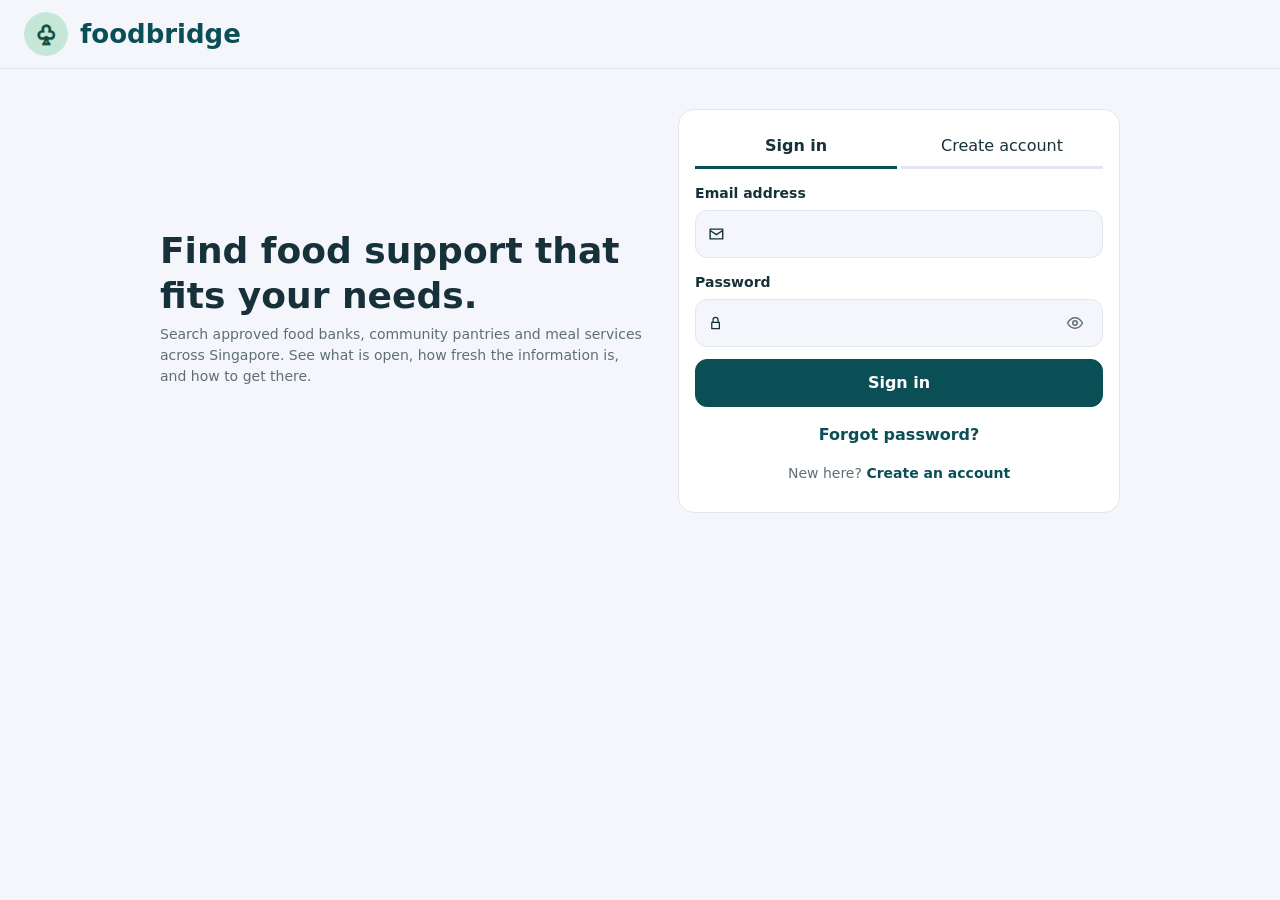
<file: index.html>
<!DOCTYPE html>
<html lang="en"><head><meta charset="utf-8">
<meta name="viewport" content="width=device-width, initial-scale=1, viewport-fit=cover">
<title>foodbridge</title>
<link rel="icon" href="logo.png">
<link rel="stylesheet" href="member.css">
</head><body><div id="app"></div><script src="config.js"></script><script src="member.js"></script></body></html>
</file>
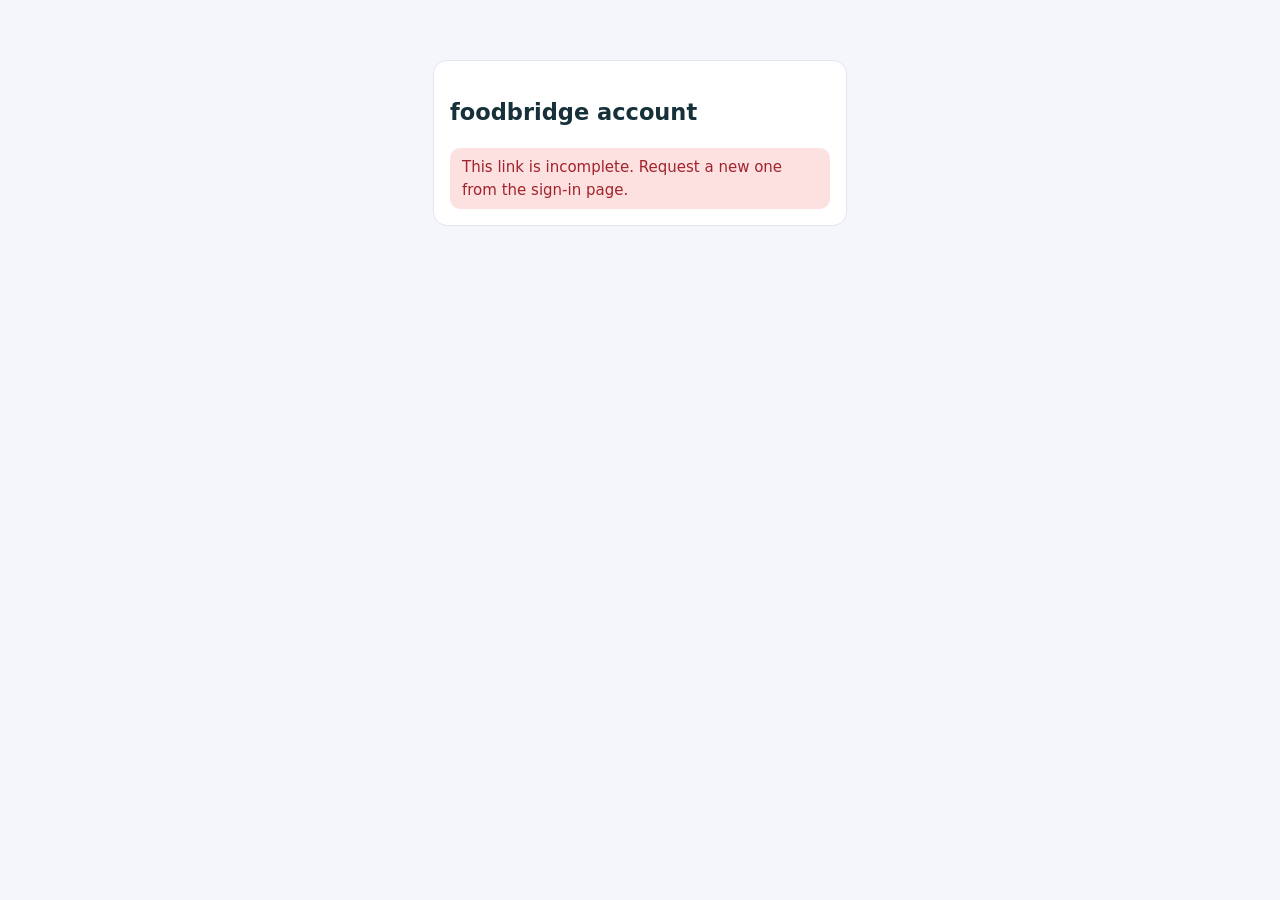
<file: foodbridge-code (1)/foodbridge/account-pages/index.html>
<!DOCTYPE html><html lang="en"><head><meta charset="utf-8"><meta name="viewport" content="width=device-width,initial-scale=1"><title>foodbridge account</title><link rel="stylesheet" href="account.css"></head>
<body><div class="card w"><h2>foodbridge account</h2><div id="out"></div></div><script src="account.js"></script></body></html>
</file>
<file: member.css>
:root{--bg:#f5f6fc;--card:#fff;--ink:#16313a;--mute:#5d6f75;--line:#e1e6ef;--pri:#0b4f56;--pi:#fff;--mint:#c4f0d6;--ok:#c4f0d6;--okt:#0c5a33;--wn:#fde0e0;--wnt:#a1232b;--un:#e8ebf2;--unt:#4b5963;--tint:#e9eef7;box-sizing:border-box;padding-top:env(safe-area-inset-top,0px);color-scheme:light}
@media (prefers-color-scheme:dark){:root:not([data-theme="light"]){--bg:#0e1a17;--card:#16251f;--ink:#e4efeb;--mute:#9db3ab;--line:#29403a;--pri:#6fd0b0;--pi:#06281f;--mint:#1d4a34;--ok:#1d4a34;--okt:#c4e7d8;--wn:#4d2323;--wnt:#fbc9c9;--un:#26332f;--unt:#c3ced3;--tint:#1b2d27;color-scheme:dark}}
:root[data-theme="dark"]{--bg:#0e1a17;--card:#16251f;--ink:#e4efeb;--mute:#9db3ab;--line:#29403a;--pri:#6fd0b0;--pi:#06281f;--mint:#1d4a34;--ok:#1d4a34;--okt:#c4e7d8;--wn:#4d2323;--wnt:#fbc9c9;--un:#26332f;--unt:#c3ced3;--tint:#1b2d27;color-scheme:dark}
*{box-sizing:border-box}html{scroll-padding-top:env(safe-area-inset-top,0px)}
body{margin:0;background:var(--un);color:var(--ink);font:16px/1.5 system-ui,"Segoe UI",Roboto,sans-serif}
#app{max-width:480px;margin:0 auto;min-height:100vh;background:var(--bg);position:relative}#app.wide{max-width:none}
button,input,select,textarea{font:inherit;color:inherit}h1{font-size:22px;line-height:1.25;margin:0 0 6px}h2{font-size:17px;margin:0 0 6px}h3.sec{font-size:14px;color:var(--mute);margin:18px 4px 8px}p{margin:0 0 8px}.mute{color:var(--mute);font-size:14px}.sm{font-size:13px}.c{text-align:center}.mt{margin-top:12px}.pri{color:var(--pri)}
main{padding:18px 16px 100px}
.card{background:var(--card);border:1px solid var(--line);border-radius:16px;padding:16px;margin-bottom:12px;display:block;width:100%;text-align:left}.nopad{padding:0;overflow:hidden}
.row{display:flex;gap:8px;flex-wrap:wrap;align-items:center}.grow{flex:1;min-width:0}.split{display:flex;justify-content:space-between;align-items:flex-start;gap:10px}
label{display:block;font-weight:600;margin:14px 0 6px;font-size:14px}
input,select,textarea{width:100%;padding:11px 12px;border:1px solid var(--line);border-radius:12px;background:var(--bg)}
.fld{display:flex;align-items:center;gap:8px;border:1px solid var(--line);border-radius:12px;padding:0 12px;background:var(--bg)}.fld input{border:0;background:none;padding:11px 0}
.btn{display:inline-flex;align-items:center;justify-content:center;gap:6px;border:1.5px solid var(--pri);background:var(--pri);color:var(--pi);padding:11px 16px;border-radius:12px;cursor:pointer;font-weight:600;text-decoration:none}
.btn.alt{background:var(--card);color:var(--pri)}.btn.full{width:100%}.btn.ico{padding:11px 13px}.btn:disabled{opacity:.6}
.link{display:inline-flex;align-items:center;gap:6px;border:0;background:none;color:var(--pri);cursor:pointer;padding:4px 0;font-weight:600}.link.sm{font-size:14px;margin-top:6px}
.chips{display:flex;gap:8px;overflow-x:auto;padding:4px 0 10px;scrollbar-width:none}.chips>*{flex:none}
.chip{border:1px solid var(--line);background:var(--card);border-radius:999px;padding:7px 14px;cursor:pointer;font-size:14px;width:auto}
.chip[aria-pressed=true]{background:var(--mint);color:var(--okt);border-color:var(--okt)}
.pill{display:inline-block;padding:3px 11px;border-radius:999px;font-size:13px;margin:2px 6px 2px 0}
.ok{background:var(--ok);color:var(--okt)}.wn{background:var(--wn);color:var(--wnt)}.un{background:var(--un);color:var(--unt)}
.err{color:var(--wnt);background:var(--wn);padding:8px 12px;border-radius:10px;margin:8px 0}.good{color:var(--okt);background:var(--ok);padding:8px 12px;border-radius:10px;margin:8px 0}
.warn{background:var(--un);color:var(--mute);padding:12px 14px;border-radius:12px;font-size:14px;margin:6px 0}
.svc{cursor:pointer}.sel{outline:2px solid var(--pri)}.dist{background:var(--un);border-radius:10px;padding:6px 10px;text-align:center;font-weight:600;line-height:1.1}.dist small{display:block;font-weight:400;color:var(--mute)}
.loc{display:inline-flex;gap:6px;align-items:center;font-weight:600}
.fab{position:fixed;bottom:80px;left:50%;transform:translateX(-50%);display:inline-flex;gap:8px;align-items:center;border:0;background:var(--pri);color:var(--pi);padding:12px 22px;border-radius:999px;box-shadow:0 6px 18px #0004;cursor:pointer;font-weight:600}.cnt{background:#fff;color:var(--pri);border-radius:999px;min-width:20px;padding:0 6px;font-size:12px;text-align:center}
.bar{position:fixed;bottom:0;left:50%;transform:translateX(-50%);width:100%;max-width:480px;display:flex;background:var(--card);border-top:1px solid var(--line);padding-bottom:env(safe-area-inset-bottom,0px);z-index:20}
.bar button{flex:1;border:0;background:none;padding:10px 0 8px;display:flex;flex-direction:column;align-items:center;gap:2px;font-size:11px;color:var(--mute);cursor:pointer}.bar button[aria-current=true]{color:var(--pri);font-weight:700}
.mapv{padding:0;position:relative;height:calc(100dvh - 62px - env(safe-area-inset-bottom,0px) - env(safe-area-inset-top,0px));overflow:hidden}
.mapv .gm{position:absolute;inset:0;height:auto;margin:0;border-radius:0}.mtop{position:absolute;top:12px;left:12px;right:12px;z-index:3}
.msearch{display:flex;align-items:center;gap:8px;background:var(--card);border-radius:14px;padding:6px 6px 6px 14px;box-shadow:0 4px 14px #0003;margin-bottom:8px}.msearch input{border:0;background:none;padding:8px 0}
.go{border:0;background:var(--pri);color:var(--pi);border-radius:10px;width:42px;height:38px;display:grid;place-items:center;cursor:pointer}
.mtop .chip,.mtop select{box-shadow:0 2px 8px #0002}.mtop select{padding-right:10px}
.pop{position:absolute;left:12px;right:12px;bottom:64px;z-index:3;background:var(--card);border-radius:16px;padding:14px;box-shadow:0 8px 24px #0004}.pop h2{margin:0}
.listbtn{position:absolute;right:14px;bottom:12px;z-index:4;display:inline-flex;gap:6px;align-items:center;background:var(--card);border:1px solid var(--line);border-radius:12px;padding:8px 14px;box-shadow:0 4px 12px #0003;cursor:pointer;font-weight:600}
.gm{position:relative;height:300px;background:var(--tint);overflow:hidden;border-radius:14px}.gm.dm{height:190px;border-radius:0}.fm{width:100%;height:100%;display:block}.addr{display:flex;gap:6px;align-items:center;font-weight:600;padding:12px 14px;margin:0}
.dl,dl{margin:8px 0}dt{color:var(--mute);font-size:13px}dd{margin:0 0 8px;font-weight:600}.g2{display:grid;grid-template-columns:1fr 1fr;gap:6px 14px}
.ticks{list-style:none;padding:0;margin:0}.ticks li{display:flex;gap:8px;align-items:flex-start;margin-bottom:6px;color:var(--okt)}.ticks svg{flex:none;margin-top:4px}
.tl{list-style:none;margin:0;padding:0 0 0 18px;border-left:2px solid var(--line)}.tl li{margin-bottom:12px;position:relative}.tl li:before{content:"";position:absolute;left:-25px;top:6px;width:10px;height:10px;border-radius:50%;background:var(--pri)}
.ib{display:inline-grid;place-items:center;width:36px;height:36px;border-radius:50%;background:var(--tint);color:var(--pri);flex:none}.ib.ok{width:24px;height:24px;background:var(--ok);color:var(--okt)}.ib.bad{background:var(--wn);color:var(--wnt)}
.item{display:flex;align-items:center;gap:12px;width:100%;border:0;background:none;padding:13px 14px;text-align:left;cursor:pointer;color:inherit;text-decoration:none;border-top:1px solid var(--line)}.nopad>.item:first-child{border-top:0}.card.item{border:1px solid var(--line);border-top:1px solid var(--line)}
.pnl{padding:4px 16px 14px;background:var(--bg)}details.help summary{display:flex;align-items:center;gap:12px;cursor:pointer;list-style:none}details.help summary::-webkit-details-marker{display:none}
.opt{display:flex;align-items:center;gap:10px;font-weight:400;border-radius:10px;padding:8px 10px;margin:2px 0}.opt input{width:auto}.opt.bad{background:var(--wn);color:var(--wnt)}
.phead{text-align:center;padding:18px 12px;border-radius:20px;background:linear-gradient(135deg,var(--mint),var(--tint) 60%,var(--card))}.av{width:76px;height:76px;margin:0 auto 8px;border-radius:50%;background:var(--pri);color:var(--pi);display:grid;place-items:center;font-size:26px;font-weight:700;border:3px solid var(--card)}
.sw{width:46px;height:26px;border-radius:999px;border:0;background:var(--line);position:relative;cursor:pointer;flex:none}.sw i{position:absolute;top:3px;left:3px;width:20px;height:20px;border-radius:50%;background:#fff;transition:left .15s}.sw[aria-checked=true]{background:var(--pri)}.sw[aria-checked=true] i{left:23px}
.out{display:flex;justify-content:center;gap:8px;width:100%;border:0;background:var(--wn);color:var(--wnt);padding:14px;border-radius:14px;margin:18px 0 10px;font-weight:600;cursor:pointer}.bmk{border:0;background:none;color:var(--pri);cursor:pointer;padding:2px}
button:focus-visible,input:focus-visible,select:focus-visible,textarea:focus-visible,a:focus-visible,summary:focus-visible{outline:3px solid var(--pri);outline-offset:2px}
.top{display:flex;flex-wrap:wrap;gap:12px;align-items:center;justify-content:space-between;padding:12px 24px;border-bottom:1px solid var(--line)}.brand{display:flex;align-items:center;gap:12px;font-size:26px;font-weight:700;color:var(--pri);border:0;background:none;cursor:pointer;padding:0}.brand img{width:44px;height:44px}
.hero{display:grid;grid-template-columns:1.1fr 1fr;gap:32px;align-items:center;max-width:1000px;margin:0 auto;padding:40px 20px}.hero h1{font-size:36px}@media(max-width:800px){.hero{grid-template-columns:1fr}}
.tabs{display:flex;gap:4px;margin-bottom:12px}.tabs button{flex:1;border:0;border-bottom:3px solid var(--line);background:none;padding:8px;cursor:pointer}.tabs button[aria-selected=true]{border-color:var(--pri);font-weight:700}
@media(prefers-reduced-motion:reduce){*{transition:none!important}}
.eye{border:0;background:none;color:var(--mute);cursor:pointer;padding:6px;display:grid}.ib.big{width:56px;height:56px}.hero .card{margin:0}@media(max-width:800px){.hero{padding:20px 16px;gap:18px}.hero h1{font-size:28px}.top{padding:12px 16px}.brand{font-size:22px}.brand img{width:38px;height:38px}}
</file>
<file: foodbridge-code (1)/foodbridge/account-pages/account.css>
body{margin:0;font:15px/1.5 system-ui,sans-serif;background:#f5f6fc;color:#16313a}
.card{background:#fff;border:1px solid #e1e6ef;border-radius:14px;padding:16px}.w{max-width:380px;margin:60px auto}
input{width:100%;box-sizing:border-box;padding:10px;border:1px solid #cfd8e3;border-radius:10px;font:inherit;margin:4px 0 10px}
button{font:inherit;font-weight:600;border:0;background:#0b4f56;color:#fff;padding:9px 16px;border-radius:10px;cursor:pointer}
.err{background:#fde0e0;color:#a1232b;padding:8px 12px;border-radius:10px}.ok{background:#c4f0d6;color:#0c5a33;padding:8px 12px;border-radius:10px}
</file>
